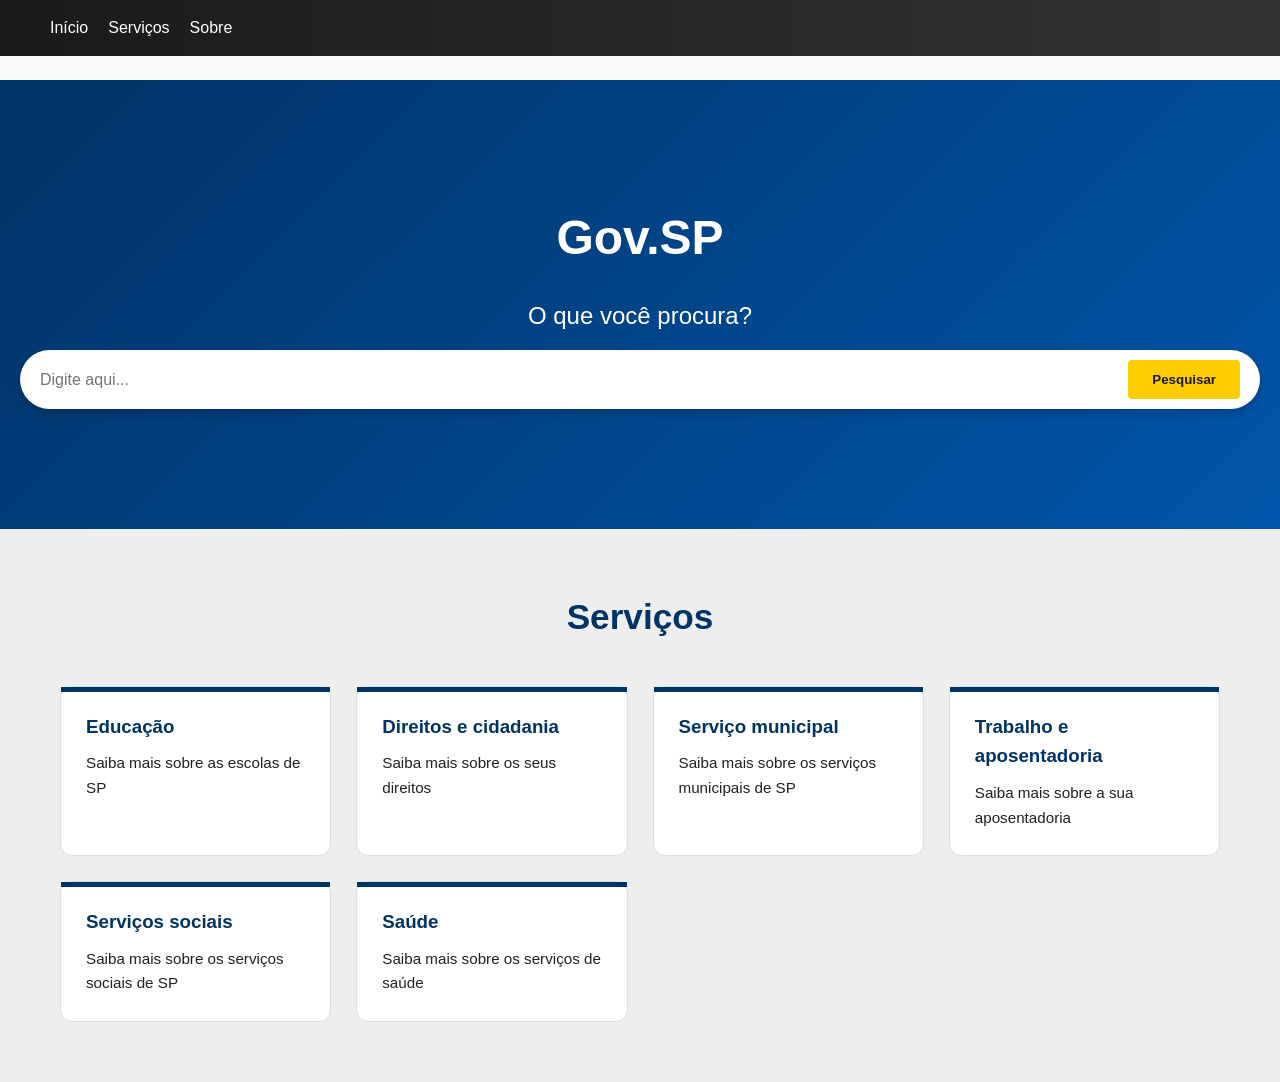
<file: index.html>
<!DOCTYPE html>
<html lang="pt-br">
<head>
  <meta charset="UTF-8">
  <meta name="viewport" content="width=device-width, initial-scale=1.0">
  <title>Gov.SP_</title>
  <link rel="stylesheet" href="style.css">
</head>
<body>
  <header>
    <nav>
      <ul>
        <li>Início</li>
        <li>Serviços</li>
        <li>Sobre</li>
      </ul>
    </nav>
  </header>

  <!-- Seção 1 -->
  <section>
    <h1>Gov.SP</h1>
    <div>
      <h2>O que você procura?</h2>
      <!-- Bolha de pesquisa -->
      <div class="search-bubble">
        <input type="text" id="campoPesquisa" placeholder="Digite aqui...">
        <button type="button" onclick="pesquisar()">Pesquisar</button>
      </div>
    </div>
  </section>

  <!-- Seção 2 -->
  <section>
    <h2>Serviços</h2>
    <div class="divcards">
      <div class="card">
        <h3>Educação</h3>
        <p>Saiba mais sobre as escolas de SP</p>
      </div>
      <div class="card">
        <h3>Direitos e cidadania</h3>
        <p>Saiba mais sobre os seus direitos</p>
      </div>
      <div class="card">
        <h3>Serviço municipal</h3>
        <p>Saiba mais sobre os serviços municipais de SP</p>
      </div>
      <div class="card">
        <h3>Trabalho e aposentadoria</h3>
        <p>Saiba mais sobre a sua aposentadoria</p>
      </div>
      <div class="card">
        <h3>Serviços sociais</h3>
        <p>Saiba mais sobre os serviços sociais de SP</p>
      </div>
      <div class="card">
        <h3>Saúde</h3>
        <p>Saiba mais sobre os serviços de saúde</p>
      </div>
    </div>
  </section>

  <!-- Conexão com o JavaScript -->
  <script src="script.js"></script>
</body>
</html>
</file>
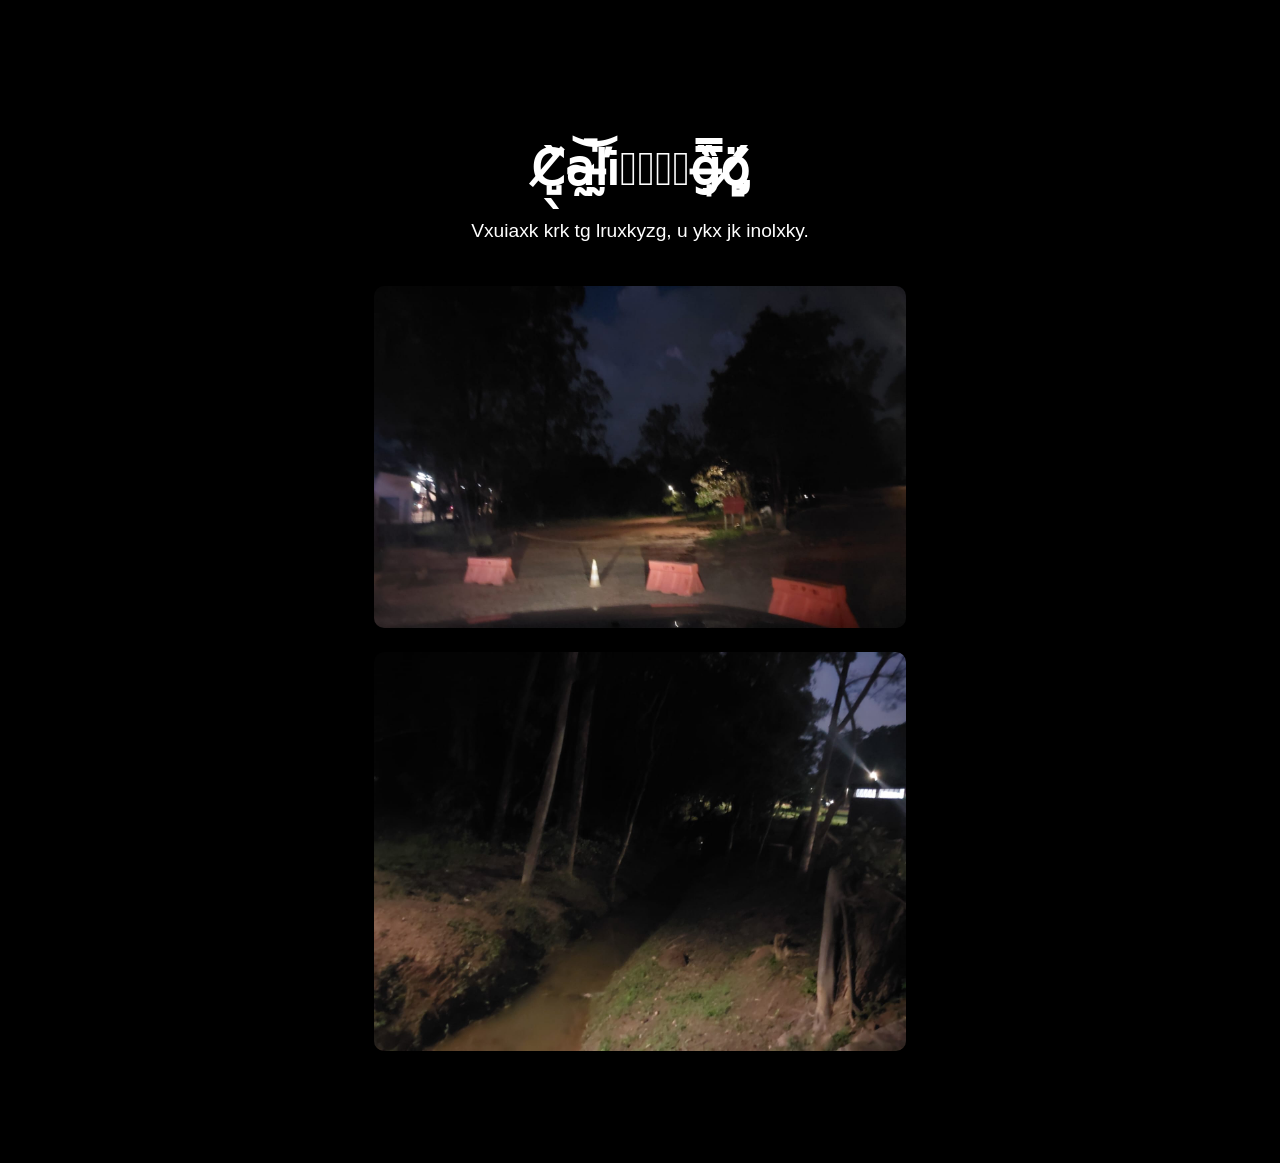
<file: caligo.html>
<!DOCTYPE html>
<html lang="pt-br">
<head>
  <meta charset="UTF-8">
  <title>Caligo</title>
  <style>
    body {
      background-color: black;
      color: white;
      font-family: 'Segoe UI', Arial, sans-serif;
      text-align: center;
      padding: 100px;
    }
    h1 {
      font-size: 3em;
      margin-bottom: 20px;
      animation: fadeIn 3s ease-in-out;
    }
    p {
      font-size: 1.2em;
      line-height: 1.6;
      animation: fadeIn 6s ease-in-out;
    }
    img {
      width: 50%;
      margin-top: 20px;
      border-radius: 10px;
      opacity: 0; /* começa invisível */
      animation: fadeIn 4s ease-in-out forwards; /* aplica fade-in */
    }
    @keyframes fadeIn {
      from {opacity: 0;}
      to {opacity: 1;}
    }
  </style>
</head>
<body>
  <h1>C̸̺̖̀a̴̰̚͝l̵̰̕i̷͕͊̓ġ̶̘̏̿ö̸̡̻́</h1>
  <p>Vxuiaxk krk tg lruxkyzg, u ykx jk inolxky.</p>
  <div>
    <img src="foto1.jpeg" alt="gng">
    <img src="foto2.jpeg" alt="qnjc">
  </div>
</body>
</html>
</file>
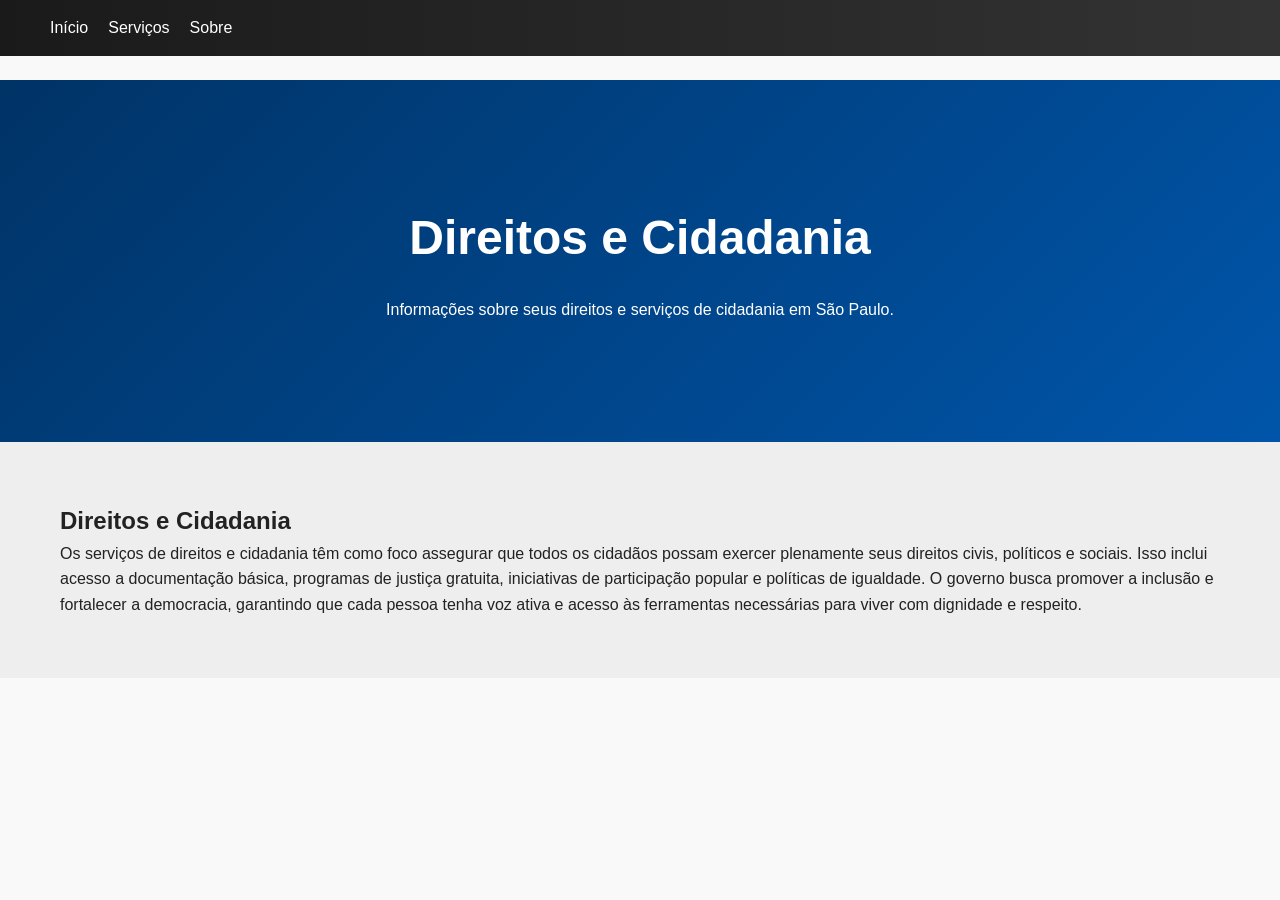
<file: direitos.html>
<!DOCTYPE html>
<html lang="pt-br">
<head>
    
  <meta charset="UTF-8">
  <title>Direitos e Cidadania - Gov.SP</title>
  <link rel="stylesheet" href="style.css">
</head>
<body>
  <header>
    <nav>
      <ul>
        <li>Início</li>
        <li>Serviços</li>
        <li>Sobre</li>
      </ul>
    </nav>
  </header>

  <section>
    <h1>Direitos e Cidadania</h1>
    <p>Informações sobre seus direitos e serviços de cidadania em São Paulo.</p>
  </section>
  <section>
  <h1>Direitos e Cidadania</h1>
  <p>Os serviços de direitos e cidadania têm como foco assegurar que todos os cidadãos possam exercer plenamente seus direitos civis, políticos e sociais. Isso inclui acesso a documentação básica, programas de justiça gratuita, iniciativas de participação popular e políticas de igualdade. O governo busca promover a inclusão e fortalecer a democracia, garantindo que cada pessoa tenha voz ativa e acesso às ferramentas necessárias para viver com dignidade e respeito.</p>
</section>

</body>
</html>
</file>
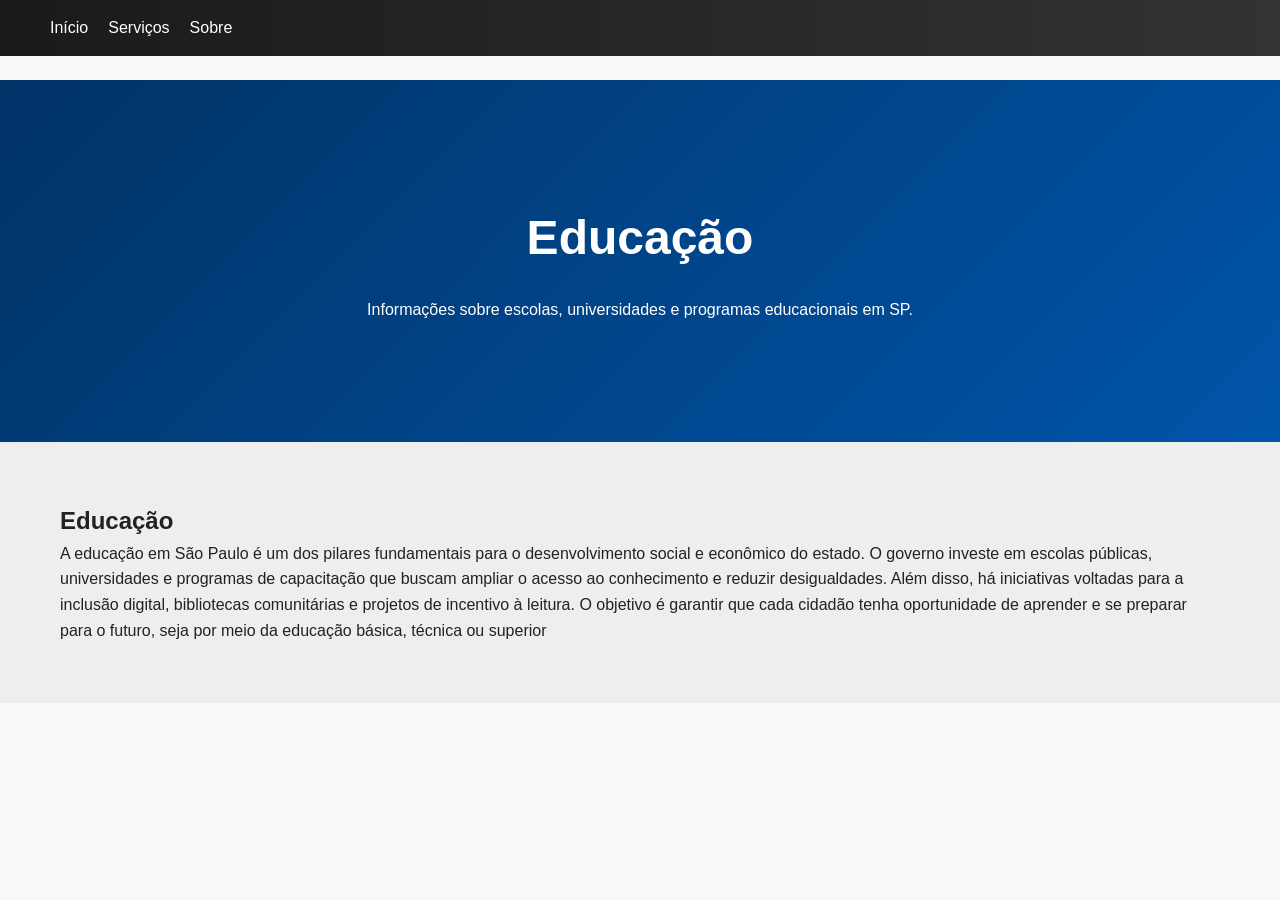
<file: educacao.html>
<!DOCTYPE html>
<html lang="pt-br">
<head>
    
  <meta charset="UTF-8">
  <title>Educação - Gov.SP</title>
  <link rel="stylesheet" href="style.css">
</head>
<body>
  <header>
    <nav>
      <ul>
        <li>Início</li>
        <li>Serviços</li>
        <li>Sobre</li>
      </ul>
    </nav>
  </header>

  <section>
    <h1>Educação</h1>
    <p>Informações sobre escolas, universidades e programas educacionais em SP.</p>
  </section>
  <section>
  <h1>Educação</h1>
  <p>A educação em São Paulo é um dos pilares fundamentais para o desenvolvimento social e econômico do estado. O governo investe em escolas públicas, universidades e programas de capacitação que buscam ampliar o acesso ao conhecimento e reduzir desigualdades. Além disso, há iniciativas voltadas para a inclusão digital, bibliotecas comunitárias e projetos de incentivo à leitura. O objetivo é garantir que cada cidadão tenha oportunidade de aprender e se preparar para o futuro, seja por meio da educação básica, técnica ou superior</p>
</section>

</body>
</html>
</file>
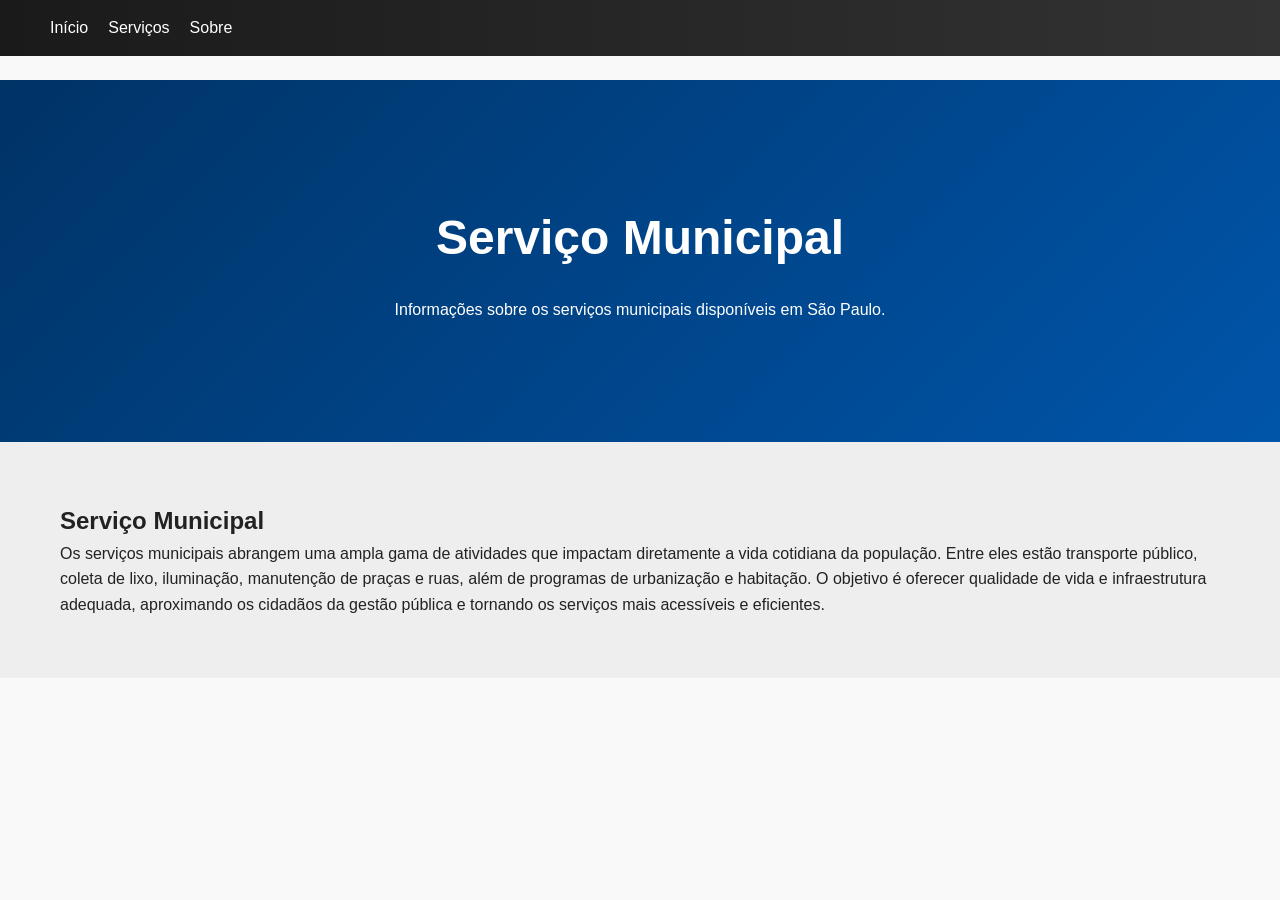
<file: municipal.html>
<!DOCTYPE html>
<html lang="pt-br">
<head>
    
  <meta charset="UTF-8">
  <title>Serviço Municipal - Gov.SP</title>
  <link rel="stylesheet" href="style.css">
</head>
<body>
  <header>
    <nav>
      <ul>
        <li>Início</li>
        <li>Serviços</li>
        <li>Sobre</li>
      </ul>
    </nav>
  </header>

  <section>
    <h1>Serviço Municipal</h1>
    <p>Informações sobre os serviços municipais disponíveis em São Paulo.</p>
  </section>
  <section>
  <h1>Serviço Municipal</h1>
  <p>Os serviços municipais abrangem uma ampla gama de atividades que impactam diretamente a vida cotidiana da população. Entre eles estão transporte público, coleta de lixo, iluminação, manutenção de praças e ruas, além de programas de urbanização e habitação. O objetivo é oferecer qualidade de vida e infraestrutura adequada, aproximando os cidadãos da gestão pública e tornando os serviços mais acessíveis e eficientes.</p>
</section>

</body>
</html>
</file>
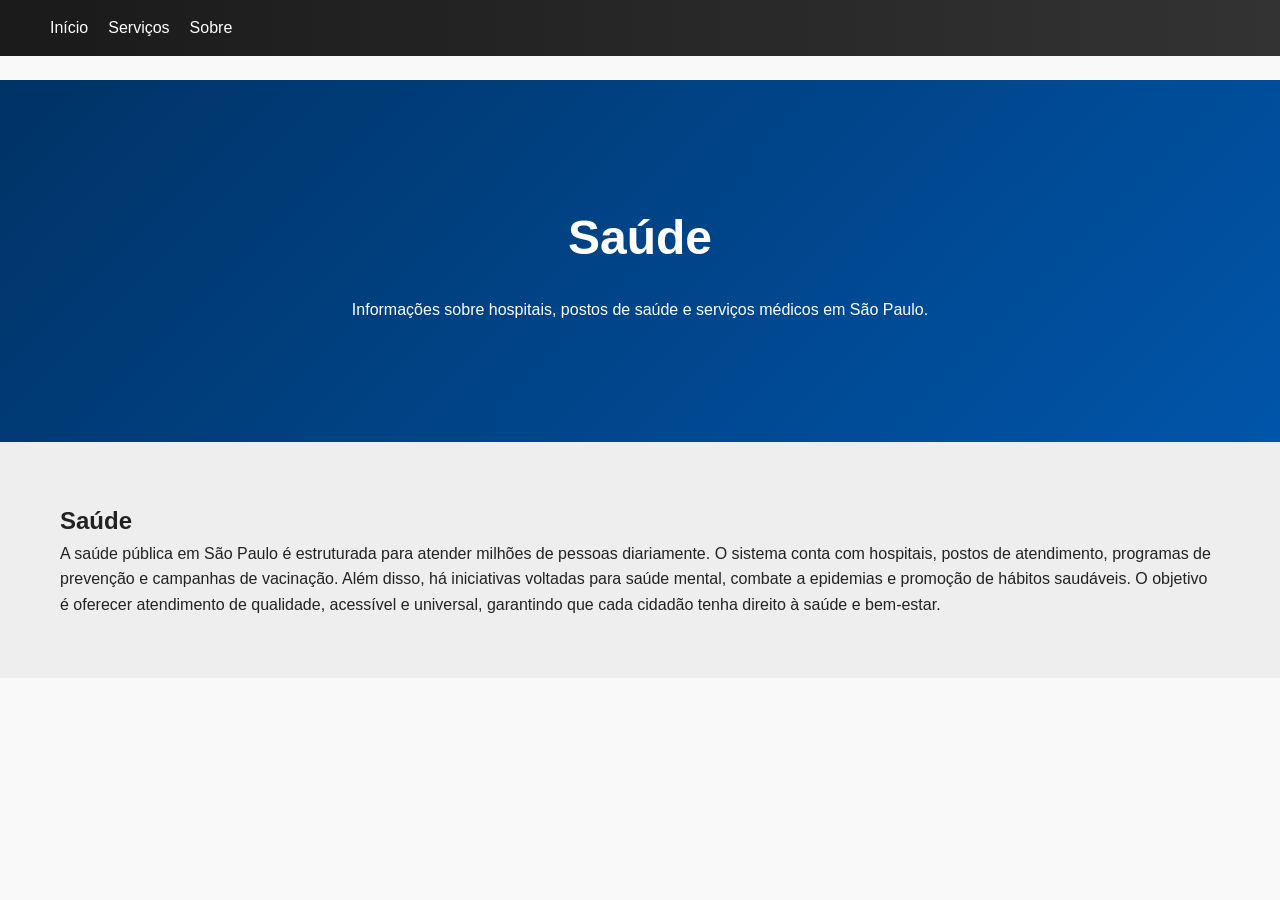
<file: saude.html>
<!DOCTYPE html>
<html lang="pt-br">
<head>
    
  <meta charset="UTF-8">
  <title>Saúde - Gov.SP</title>
  <link rel="stylesheet" href="style.css">
</head>
<body>
  <header>
    <nav>
      <ul>
        <li>Início</li>
        <li>Serviços</li>
        <li>Sobre</li>
      </ul>
    </nav>
  </header>

  <section>
    <h1>Saúde</h1>
    <p>Informações sobre hospitais, postos de saúde e serviços médicos em São Paulo.</p>
  </section>
  <section>
  <h1>Saúde</h1>
  <p>A saúde pública em São Paulo é estruturada para atender milhões de pessoas diariamente. O sistema conta com hospitais, postos de atendimento, programas de prevenção e campanhas de vacinação. Além disso, há iniciativas voltadas para saúde mental, combate a epidemias e promoção de hábitos saudáveis. O objetivo é oferecer atendimento de qualidade, acessível e universal, garantindo que cada cidadão tenha direito à saúde e bem-estar.</p>
</section>

</body>
</html>
</file>
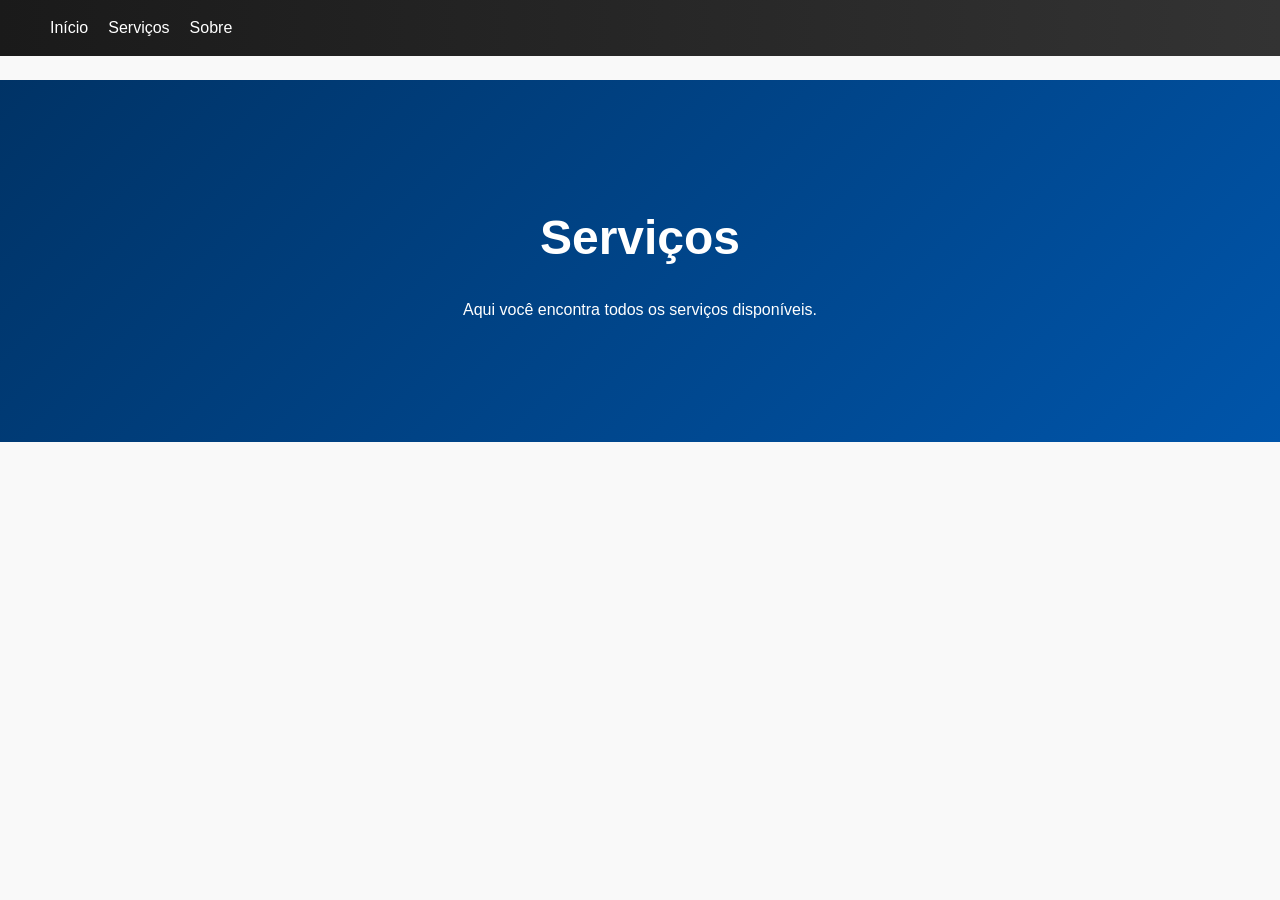
<file: servicos.html>
<!DOCTYPE html>
<html lang="pt-br">
<head>
    
  <meta charset="UTF-8">
  <title>Serviços - Gov.SP</title>
  <link rel="stylesheet" href="style.css">
</head>
<body>
  <header>
    <nav>
      <ul>
        <li>Início</li>
        <li>Serviços</li>
        <li>Sobre</li>
      </ul>
    </nav>
  </header>

  <section>
    <h1>Serviços</h1>
    <p>Aqui você encontra todos os serviços disponíveis.</p>
  </section>
</body>
</html>
</file>
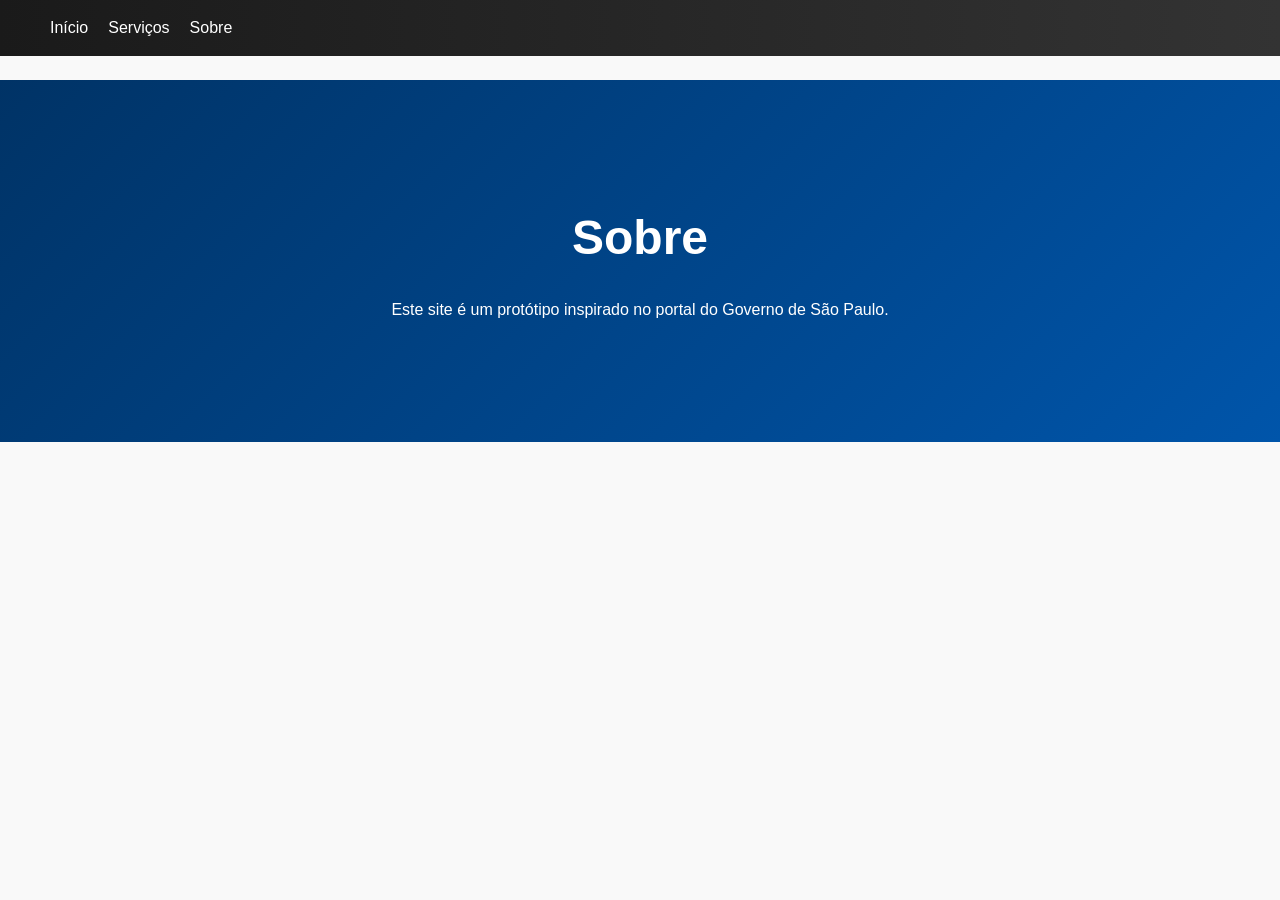
<file: sobre.html>
<!DOCTYPE html>
<html lang="pt-br">
<head>
    
  <meta charset="UTF-8">
  <title>Sobre - Gov.SP</title>
  <link rel="stylesheet" href="style.css">
</head>
<body>
  <header>
    <nav>
      <ul>
        <li>Início</li>
        <li>Serviços</li>
        <li>Sobre</li>
      </ul>
    </nav>
  </header>

  <section>
    <h1>Sobre</h1>
    <p>Este site é um protótipo inspirado no portal do Governo de São Paulo.</p>
  </section>
</body>
</html>
</file>
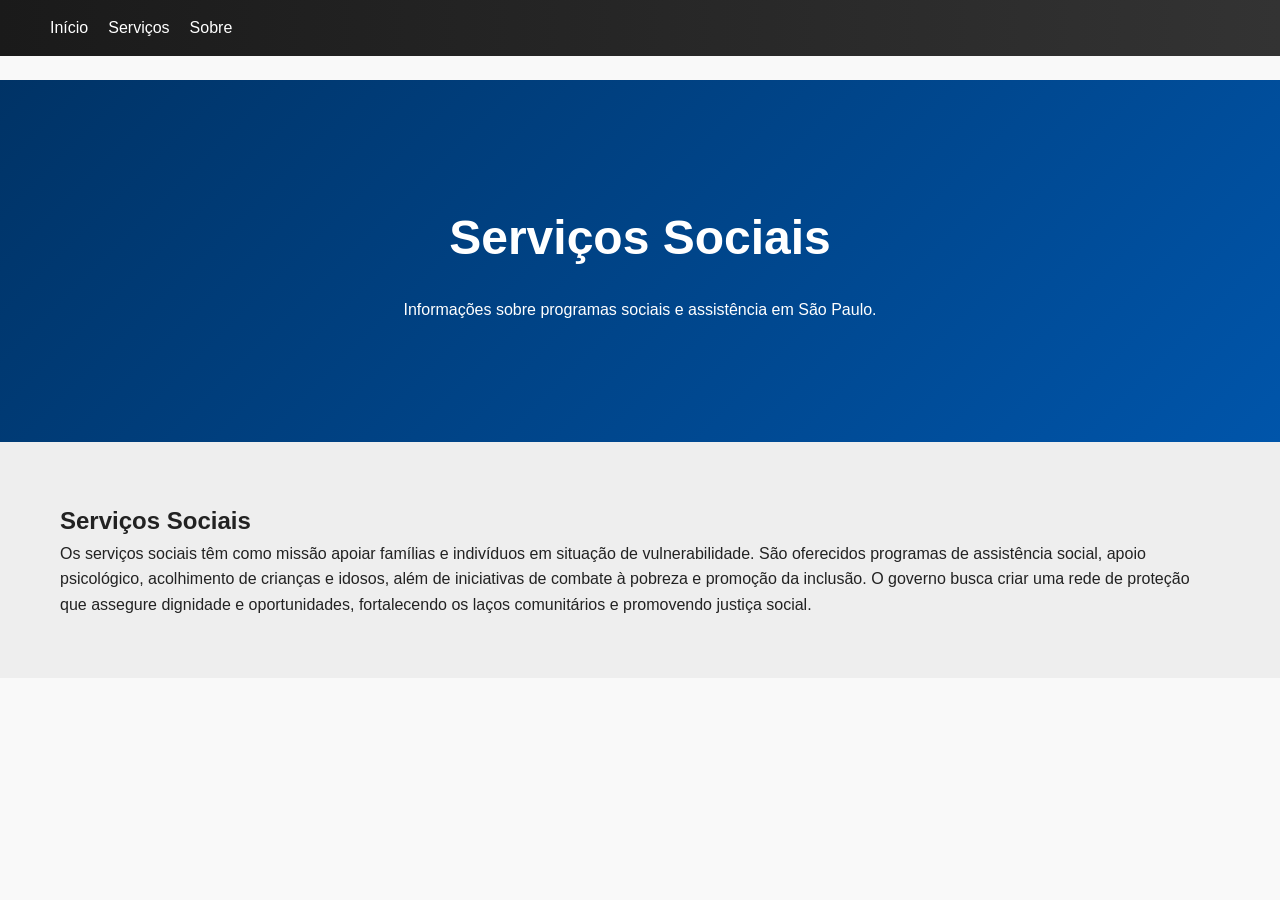
<file: sociais.html>
<!DOCTYPE html>
<html lang="pt-br">
<head>
    
  <meta charset="UTF-8">
  <title>Serviços Sociais - Gov.SP</title>
  <link rel="stylesheet" href="style.css">
</head>
<body>
  <header>
    <nav>
      <ul>
        <li>Início</li>
        <li>Serviços</li>
        <li>Sobre</li>
      </ul>
    </nav>
  </header>

  <section>
    <h1>Serviços Sociais</h1>
    <p>Informações sobre programas sociais e assistência em São Paulo.</p>
  </section>
  <section>
  <h1>Serviços Sociais</h1>
  <p>Os serviços sociais têm como missão apoiar famílias e indivíduos em situação de vulnerabilidade. São oferecidos programas de assistência social, apoio psicológico, acolhimento de crianças e idosos, além de iniciativas de combate à pobreza e promoção da inclusão. O governo busca criar uma rede de proteção que assegure dignidade e oportunidades, fortalecendo os laços comunitários e promovendo justiça social.</p>
</section>

</body>
</html>
</file>
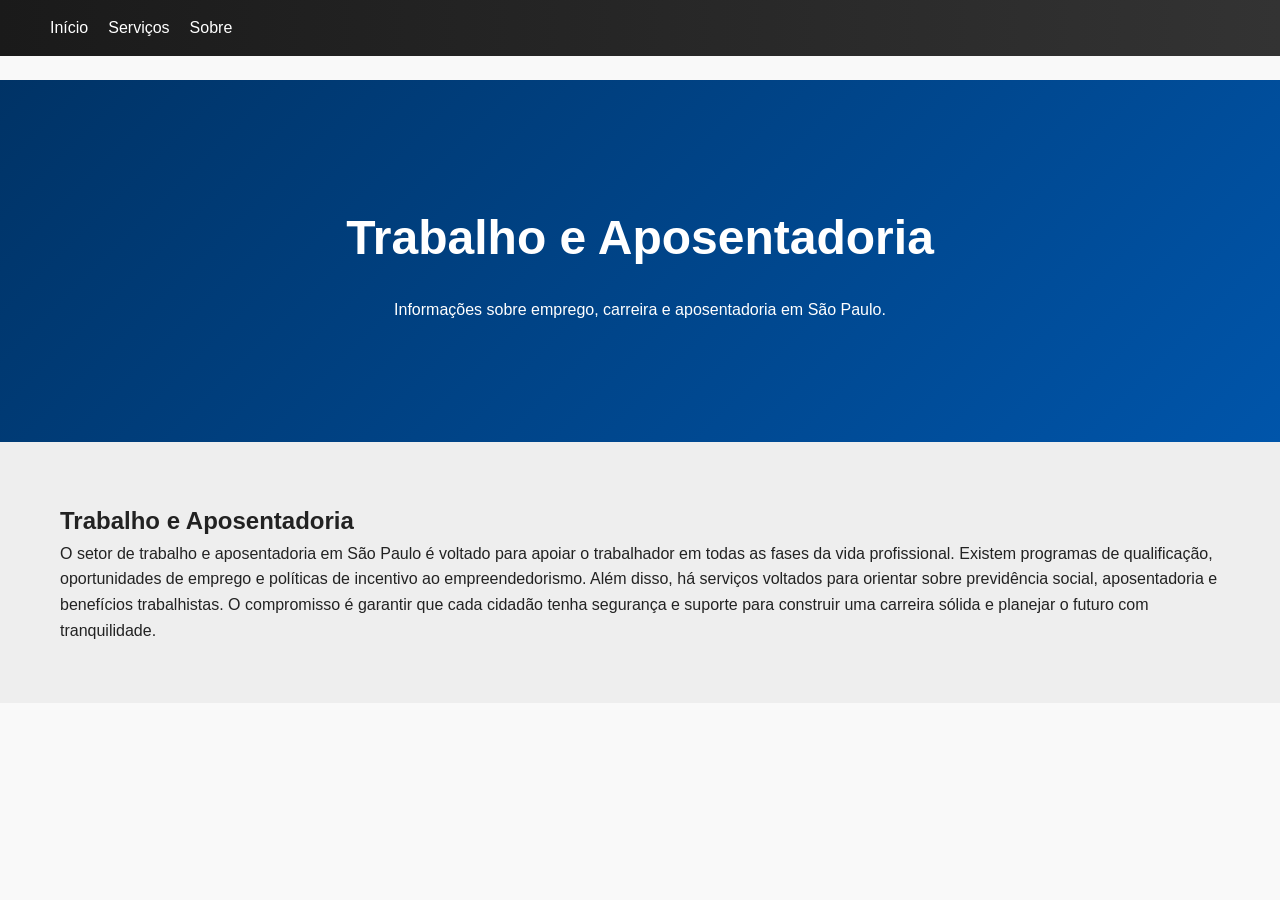
<file: trabalho.html>
<!DOCTYPE html>
<html lang="pt-br">
<head>
    
  <meta charset="UTF-8">
  <title>Trabalho e Aposentadoria - Gov.SP</title>
  <link rel="stylesheet" href="style.css">
</head>
<body>
  <header>
    <nav>
      <ul>
        <li>Início</li>
        <li>Serviços</li>
        <li>Sobre</li>
      </ul>
    </nav>
  </header>

  <section>
    <h1>Trabalho e Aposentadoria</h1>
    <p>Informações sobre emprego, carreira e aposentadoria em São Paulo.</p>
  </section>
  <section>
  <h1>Trabalho e Aposentadoria</h1>
  <p>O setor de trabalho e aposentadoria em São Paulo é voltado para apoiar o trabalhador em todas as fases da vida profissional. Existem programas de qualificação, oportunidades de emprego e políticas de incentivo ao empreendedorismo. Além disso, há serviços voltados para orientar sobre previdência social, aposentadoria e benefícios trabalhistas. O compromisso é garantir que cada cidadão tenha segurança e suporte para construir uma carreira sólida e planejar o futuro com tranquilidade.</p>
</section>

</body>
</html>
</file>
<file: style.css>
/* Reset */
* {
  margin: 0;
  padding: 0;
  box-sizing: border-box;
}

/* Corpo */
body {
  font-family: 'Segoe UI', Arial, sans-serif;
  background-color: #f9f9f9;
  color: #222;
  line-height: 1.6;
  padding-top: 80px; /* espaço para cabeçalho fixo */
}

/* Cabeçalho fixo */
header {
  background: linear-gradient(90deg, #1a1a1a, #333);
  color: white;
  display: flex;
  justify-content: space-between;
  align-items: center;
  padding: 15px 30px;
  position: fixed;
  top: 0;
  width: 100%;
  z-index: 1000;
}
header img {
  height: 50px;
}
header nav ul {
  list-style: none;
  display: flex;
}
header nav ul li {
  margin-left: 20px;
  cursor: pointer;
  font-weight: 500;
  transition: color 0.3s;
}
header nav ul li:hover {
  color: #ffcc00;
}

/* Banner inicial */
section:first-of-type {
  text-align: center;
  padding: 120px 20px;
  background: linear-gradient(135deg, #003366, #0055aa);
  color: white;
  position: relative;
}
section:first-of-type h1 {
  font-size: 3em;
  margin-bottom: 20px;
  animation: fadeInDown 1s ease;
}
section:first-of-type h2 {
  margin-bottom: 15px;
  font-weight: 400;
  animation: fadeInUp 1.2s ease;
}
section:first-of-type button {
  padding: 12px 24px;
  background: #ffcc00;
  border: none;
  color: #1a1a1a;
  cursor: pointer;
  font-weight: bold;
  border-radius: 4px;
  transition: transform 0.3s, background 0.3s;
}
section:first-of-type button:hover {
  background: #e6b800;
  transform: scale(1.05);
}

/* Animações */
@keyframes fadeInDown {
  from {opacity: 0; transform: translateY(-30px);}
  to {opacity: 1; transform: translateY(0);}
}
@keyframes fadeInUp {
  from {opacity: 0; transform: translateY(30px);}
  to {opacity: 1; transform: translateY(0);}
}

/* Seção de serviços */
section:nth-of-type(2) {
  padding: 60px;
  background: #eee;
}
section:nth-of-type(2) h2 {
  text-align: center;
  margin-bottom: 40px;
  color: #003366;
  font-size: 2.2em;
}

/* Cards em grid */
.divcards {
  display: grid;
  grid-template-columns: repeat(auto-fit, minmax(250px, 1fr));
  gap: 25px;
}
.card {
  background: white;
  padding: 25px;
  border-radius: 12px;
  border: 1px solid #ddd;
  transition: transform 0.3s, box-shadow 0.3s;
  position: relative;
}
.card::before {
  content: "";
  position: absolute;
  top: 0; left: 0;
  width: 100%; height: 5px;
  background: #003366;
}
.card h3 {
  margin-bottom: 10px;
  color: #003366;
}
.card p {
  font-size: 0.95em;
}
.card:hover {
  transform: translateY(-8px);
  box-shadow: 0 8px 16px rgba(0,0,0,0.3);
}

/* Rodapé */
footer {
  background: linear-gradient(90deg, #1a1a1a, #333);
  color: white;
  text-align: center;
  padding: 30px;
  margin-top: 60px;
}
footer p {
  margin: 5px 0;
}

/* Responsividade */
@media (max-width: 768px) {
  header {
    flex-direction: column;
    text-align: center;
  }
  header nav ul {
    flex-direction: column;
    margin-top: 10px;
  }
  header nav ul li {
    margin: 10px 0;
  }
  section:first-of-type h1 {
    font-size: 2em;
  }
}

/* Bolha de pesquisa corrigida */
.search-bubble {
  display: flex;
  align-items: center;
  background: white;
  border-radius: 50px;
  padding: 10px 20px;
  box-shadow: 0 4px 8px rgba(0,0,0,0.2);
  position: relative;
  z-index: 2;
}
.search-bubble input {
  flex: 1;
  min-width: 200px;
  border: none;
  outline: none;
  font-size: 1em;
  background: transparent;
  color: #222;
}
.search-bubble button {
  background: #ffcc00;
  border: none;
  border-radius: 50px;
  padding: 8px 16px;
  cursor: pointer;
  font-weight: bold;
  transition: background 0.3s;
}
.search-bubble button:hover {
  background: #e6b800;
}
</file>
